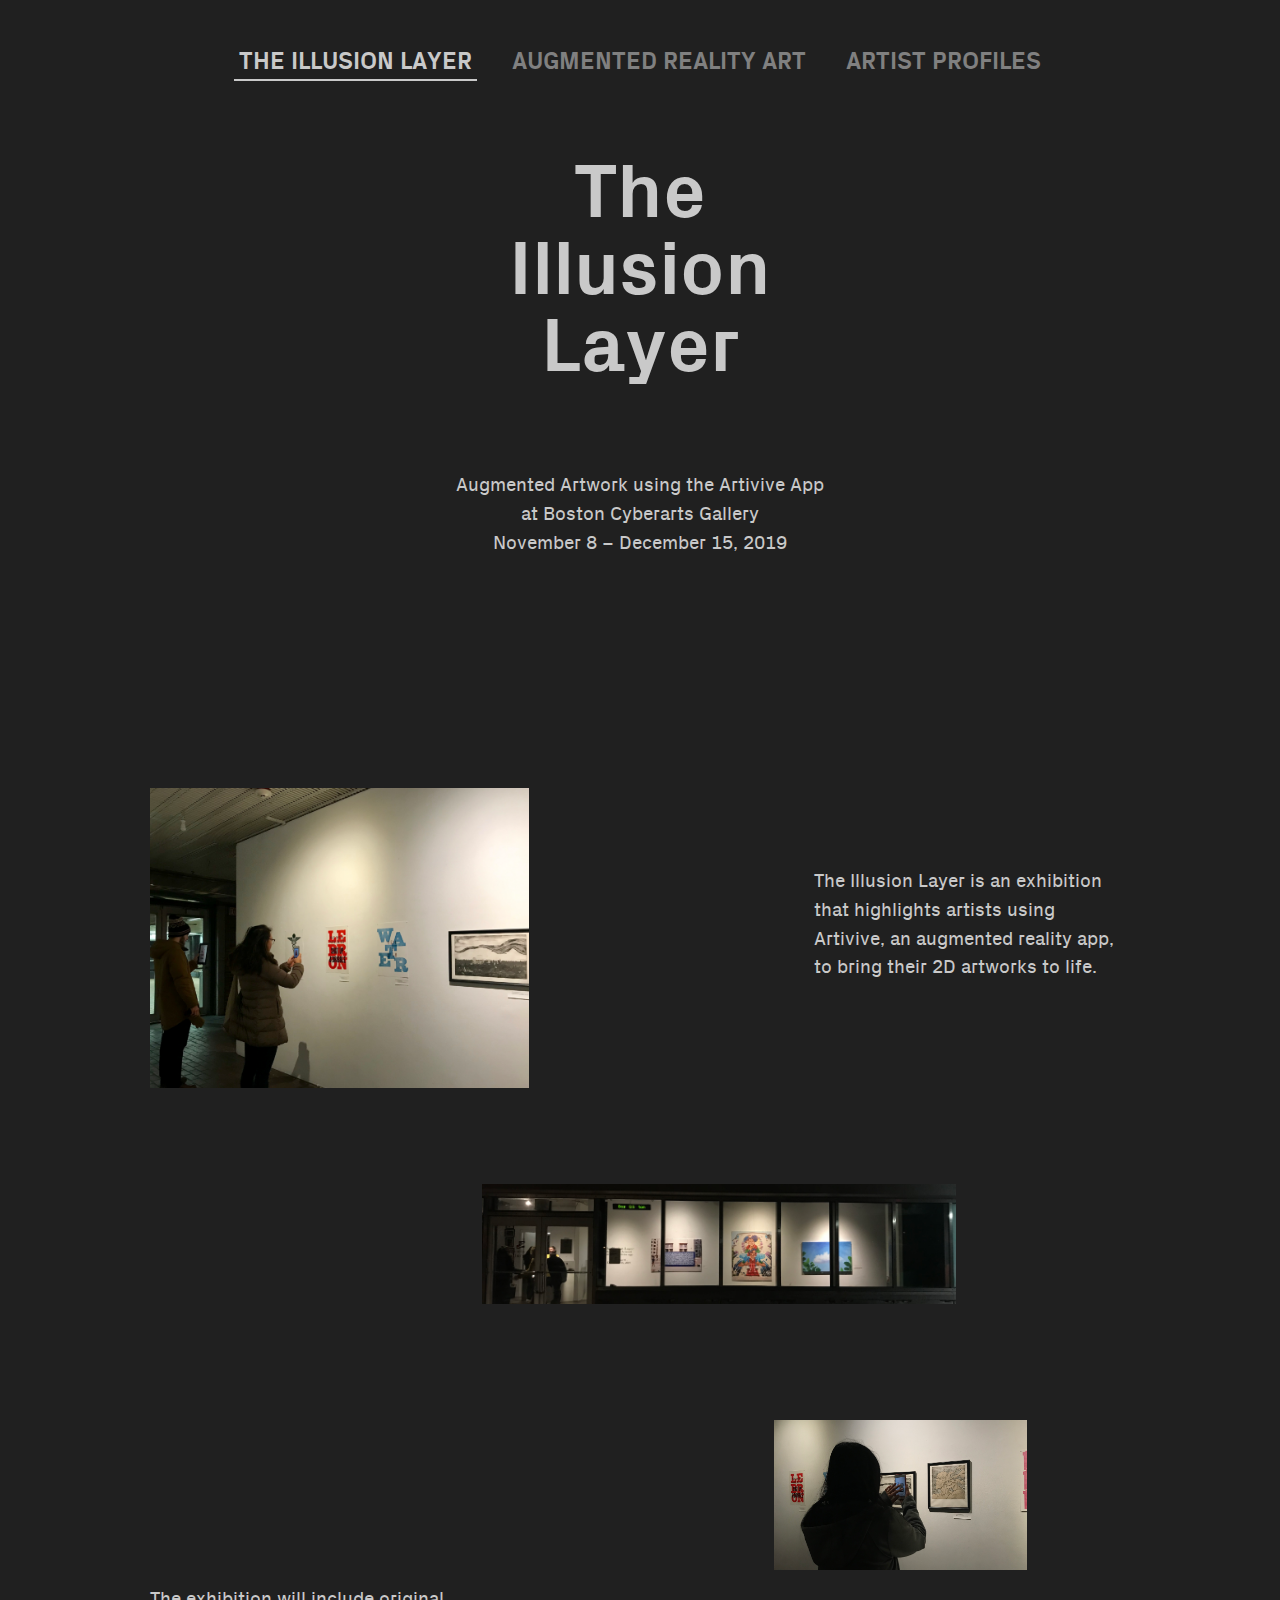
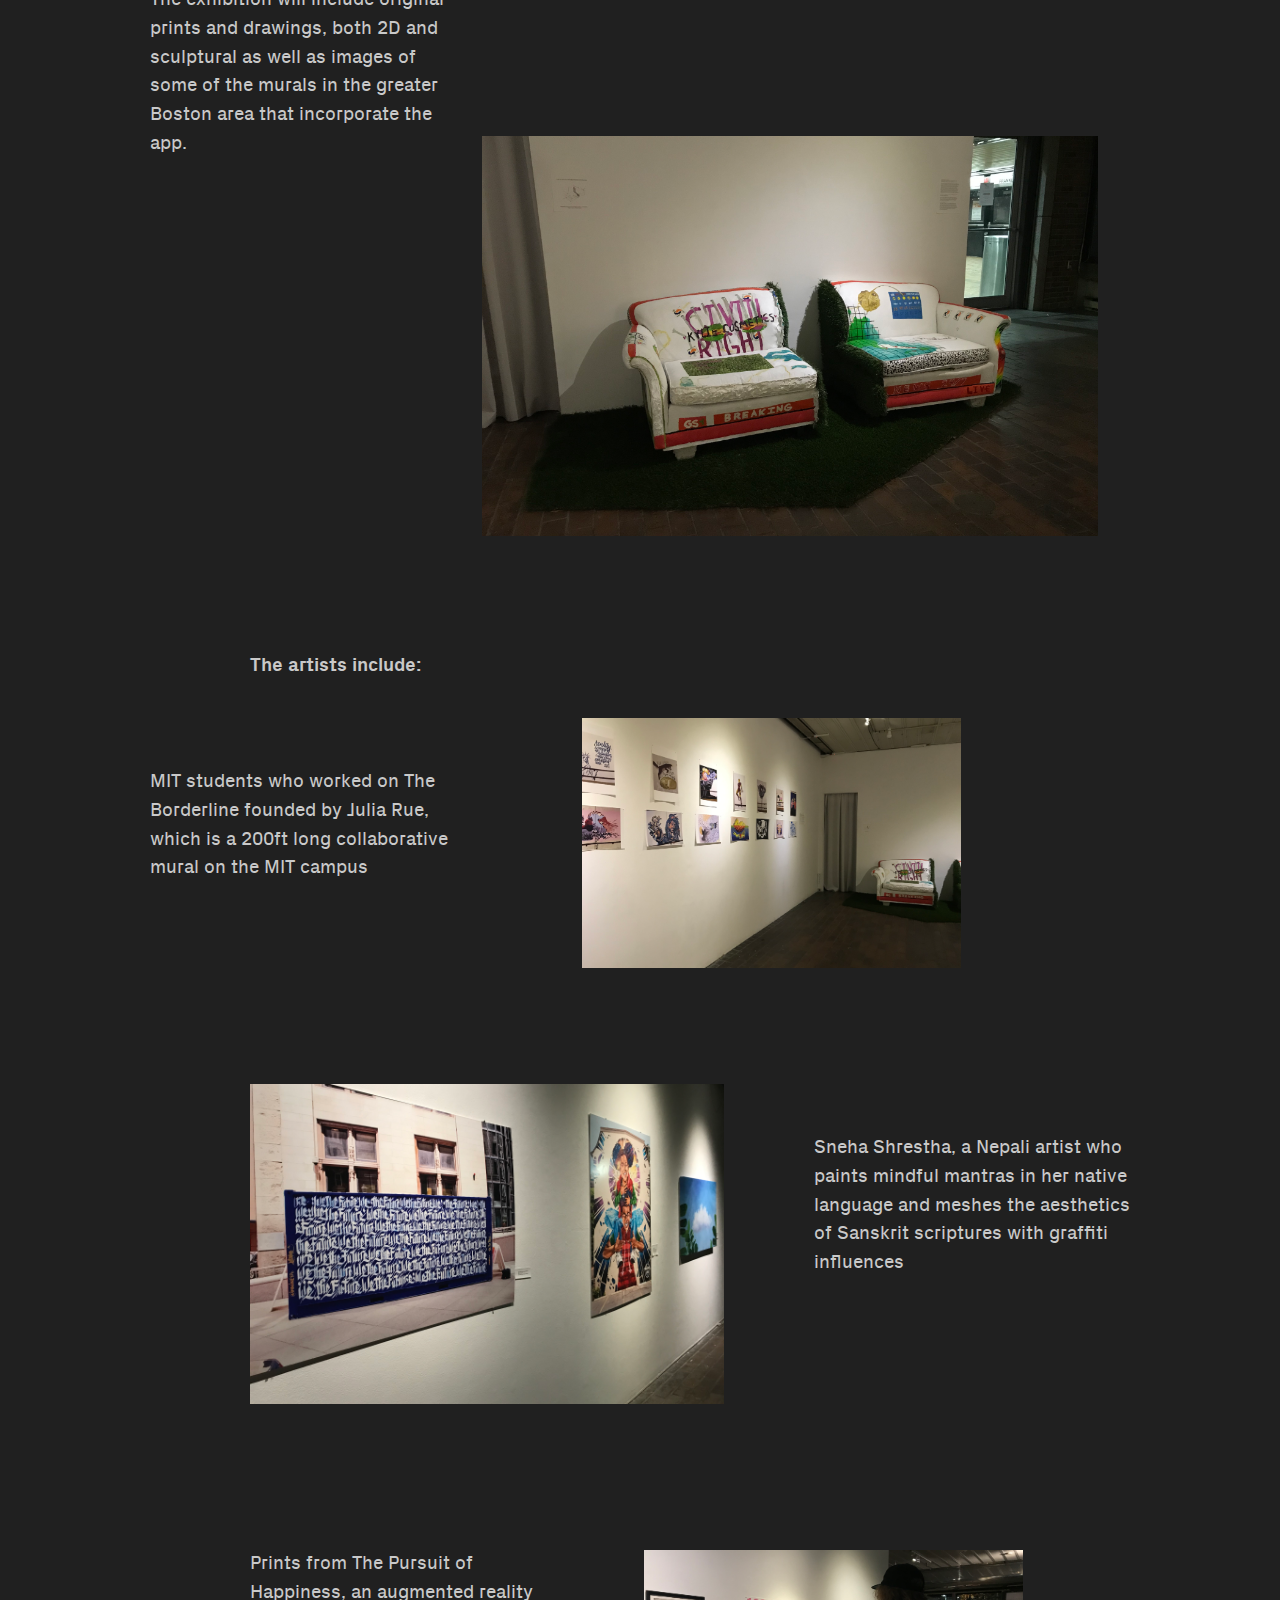
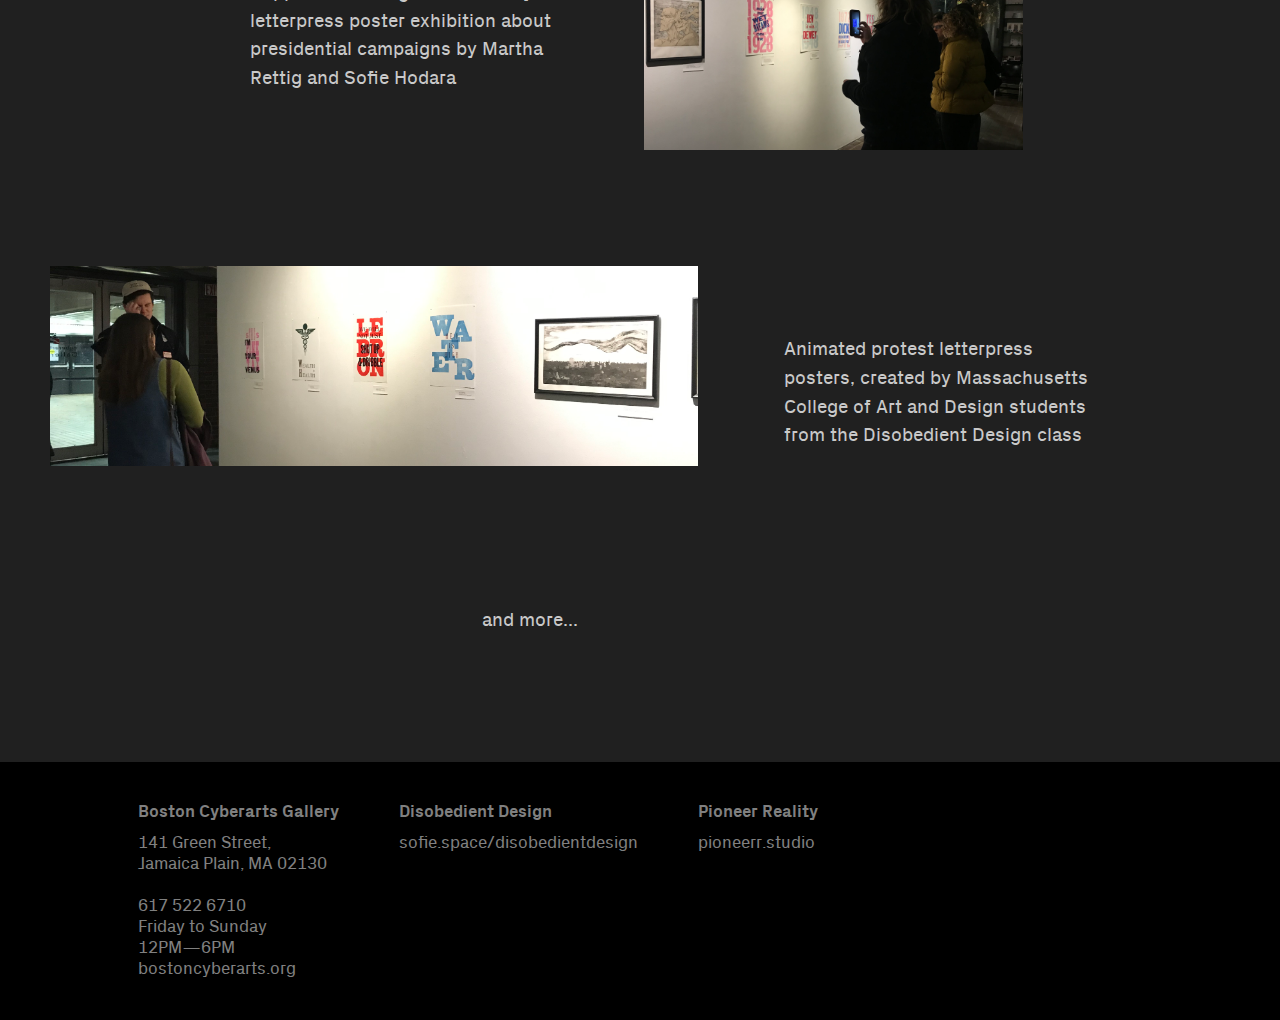
<file: index.html>
<!DOCTYPE html>
<html>
    <head>
        <meta charset="UTF-8">
        <meta name="viewport" content="width=device-width, initial-scale=1">
        <script src="https://ajax.googleapis.com/ajax/libs/jquery/3.4.1/jquery.min.js"></script>
        <link rel="stylesheet" type="text/css" href="illusionLayer.css">
        <title>The Illusion Layer</title>

    </head>

    <body>
        <!--  Back to top Button-->
        <a id="button"><img src="icons/darkUpButton-05.png"><p>TOP</p></a>

        <!--Navigation-->
        <header>
            <a href="index.html" class="activePage">The Illusion Layer</a>
            <a href="arArt.html">Augmented Reality Art</a>
            <a href="artistProfiles.html">Artist Profiles</a>
        </header>


        <main class="wrapper">

            <section class="everythingButFooter">
                <!--Landing page-->
                <div class="indexContent">

                    <h1 id="mainTitle">The<br>Illusion<br>Layer</h1>
                    <p class="mainTitleDetails">Augmented Artwork using the Artivive App<br>at Boston Cyberarts Gallery<br>November 8 – December 15, 2019</p>

                    <!--Main content of the page-->

                    <div id="imgContainer1"><img src="images/IMG_4642.jpg" alt="A woman is holding up her mobile phone to a letterpress poster in the gallery"></div>

                    <p id="p1">The Illusion Layer is an exhibition that highlights artists using Artivive, an augmented reality app, to bring their 2D artworks to life.</p>

                    <div id="imgContainer2"><img src="images/IMG_4674.jpg" alt="View of the Cyberarts Gallery from outside at night"></div>

                    <div id="imgContainer3"><img src="images/IMG_4659.jpg" alt="Close up of a woman is holding up her mobile phone to a letterpress poster in the gallery"></div>


                    <p id="p2">The exhibition will include original prints and drawings, both 2D and sculptural as well as images of some of the murals in the greater Boston area that incorporate the app.</p>

                    <div id="imgContainer4"><img src="images/IMG_4644.jpg" alt="A painted augmented reality couch in the gallery"></div>

                    <!-- Listing artists -->
                    <h3>The artists include:</h3>
                    <p id="p3">MIT students who worked on The Borderline founded by Julia Rue, which is a 200ft long collaborative mural on the MIT campus</p>

                    <div id="imgContainer5"><img src="images/IMG_4643.jpg" alt="Side view of MIT student work hanging on gallery walls"></div>

                    <div id="imgContainer6"><img src="images/IMG_4670.jpg" alt="Side view of Sneha Shrestha's work hanging on gallery walls"></div>

                    <p id="p4">Sneha Shrestha, a Nepali artist who paints mindful mantras in her native language and meshes the aesthetics of Sanskrit scriptures with graffiti influences</p>


                    <p id="p5">Prints from The Pursuit of Happiness, an augmented reality letterpress poster exhibition about presidential campaigns by Martha Rettig and Sofie Hodara</p>

                    <div id="imgContainer7"><img src="images/IMG_4657.jpg" alt="A person holds up their phone to a poster from The Pursuit of Happiness"></div>

                    <div id="imgContainer8"><img src="images/IMG_4660.jpg" alt="Two people standing in front of the letterpress posters from Disobedient Design"></div>

                    <p id="p6">Animated protest letterpress posters, created by Massachusetts College of Art and Design students from the Disobedient Design class</p>
                    <p id="p7">and more...</p>




                </div>
            </section>

        </main>
        

        <!-- Footer -->
        <footer>
            <div class="footer_div">
                <h5><a href="https://bostoncyberarts.org/">Boston Cyberarts Gallery</a></h5>
                <p>141 Green Street,<br>Jamaica Plain, MA 02130</p>
                <br>
                <p>617 522 6710</p>
                <p>Friday to Sunday<br>12PM—6PM</p>
                <a href="https://bostoncyberarts.org/">bostoncyberarts.org</a>
            </div>

            <div class="footer_div">
                <h5><a href="http://sofie.space/disobedientdesign">Disobedient Design</a></h5>
                <a href="http://sofie.space/disobedientdesign">sofie.space/disobedientdesign</a>

            </div>

            <div class="footer_div">
                <h5><a href="http://www.pioneerr.studio/">Pioneer Reality</a></h5>
                <a href="http://www.pioneerr.studio/">pioneerr.studio</a>

            </div>

        </footer>


        <script type="text/javascript" src="index.js"></script>

    </body>

</html>
</file>
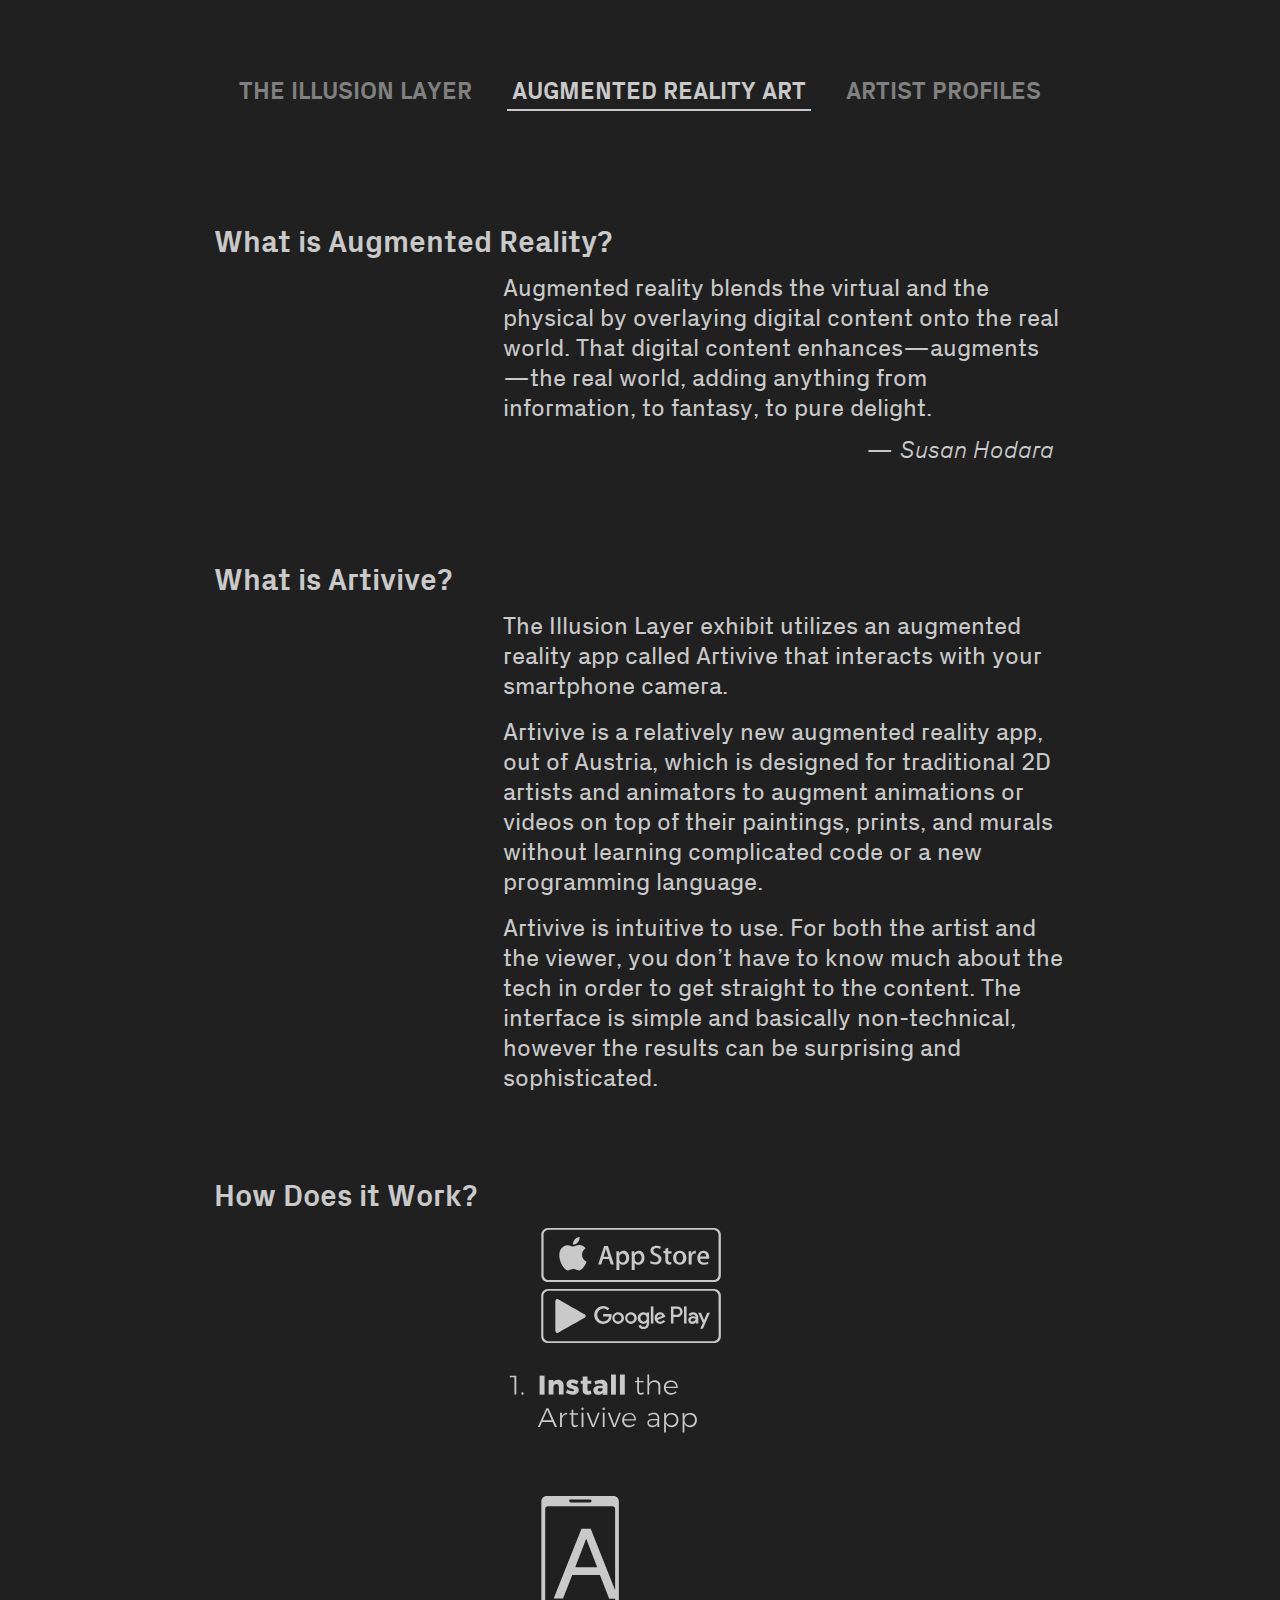
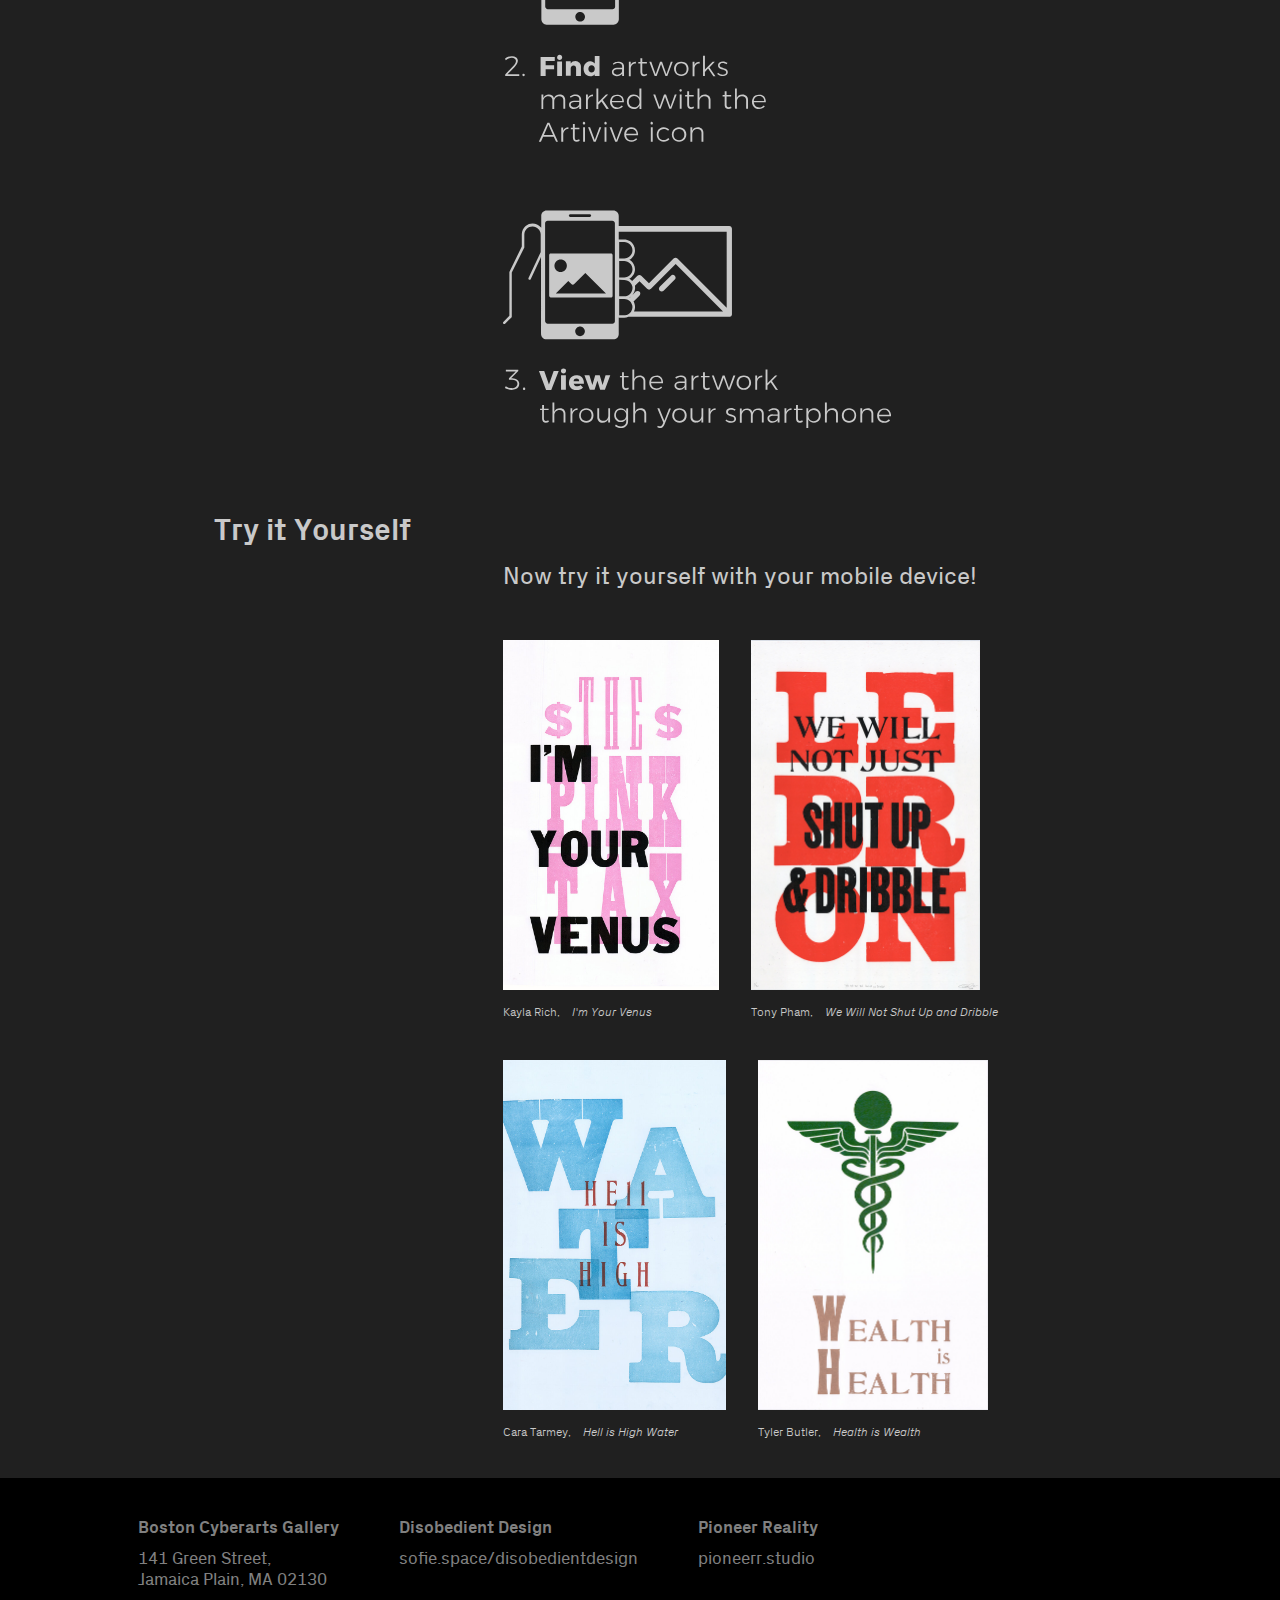
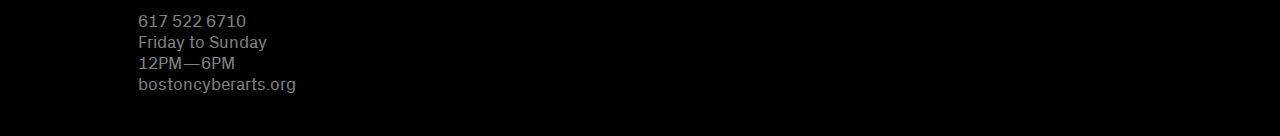
<file: arArt.html>
<!DOCTYPE html>
<html>
    <head>
        <meta charset="UTF-8">
        <meta name="viewport" content="width=device-width, initial-scale=1">
        <script src="https://ajax.googleapis.com/ajax/libs/jquery/3.4.1/jquery.min.js"></script>
        <link rel="stylesheet" type="text/css" href="illusionLayer.css">
        <title>The Illusion Layer</title>

    </head>

    <body>
        <!--  Back to top Button-->
        <a id="button"><img src="icons/darkUpButton-05.png"><p>TOP</p></a>

        <section class="everythingButFooter">
            <!--Navigation-->
            <header>
                <a href="index.html">The Illusion Layer</a>
                <a href="arArt.html" class="activePage">Augmented Reality Art</a>
                <a href="artistProfiles.html">Artist Profiles</a>
            </header>

            <div class="arArtContent">

                <!--Section 1: What is AR-->
                <!--  <section id="whatIsAR">-->
                <h2 class="arSectionTitle">What is Augmented Reality?</h2>
                <blockquote>
                    <p class="arParagraph">Augmented reality blends the virtual and the physical by overlaying digital content onto the real world. That digital content enhances—augments —the real world, adding anything from information, to fantasy, to pure delight.</p>
                    <p class="quoteCredit">— Susan Hodara</p>

                </blockquote>
                <!--                </section>-->

                <!--Section 2: What is Artivive-->
                <!--                <section id="whatIsArtivive">-->
                <h2 class="arSectionTitle">What is Artivive?</h2>
                <p class="arParagraph">The Illusion Layer exhibit utilizes an augmented reality app called Artivive that interacts with your smartphone camera.
                </p>
                <p class="arParagraph">Artivive is a relatively new augmented reality app, out of Austria, which is designed for traditional 2D artists and animators to augment animations or videos on top of their paintings, prints, and murals without learning complicated code or a new programming language.
                </p>
                <p class="arParagraph">Artivive is intuitive to use. For both the artist and the viewer, you don’t have to know much about the tech in order to get straight to the content. The interface is simple and basically non-technical, however the results can be surprising and sophisticated.</p>


                <!--                </section>-->

                <!--Section 3: How does it work-->
                <!--                <section id="howDoesItWork">-->
                <h2 class="arSectionTitle">How Does it Work?</h2>
                <img src="images/WallSticker_Vertical_3s.svg" alt="Instructions to download and view Artivive artworks" id="arInstructions">



                <!--                </section>-->

                <!--Section 4: Try it-->
                <!--                <section id="tryIt">-->
                <h2 class="arSectionTitle">Try it Yourself</h2>
                <p class="arParagraph">
                    Now try it yourself with your mobile device!
                </p>
                <div id="posters">

                    <div> <img src="images/kaylaWork.jpg" alt="I'm Your Venus letterpress poster by Kayla Rich" class="letterpressPoster">
                        <figcaption>Kayla Rich,<i>I'm Your Venus</i></figcaption></div>


                    <div><img src="images/tonyWork.jpg" alt="We Will Not Just Shut Up and Dribble letterpress poster by Tony Pham" class="letterpressPoster">
                        <figcaption>Tony Pham,<i>We Will Not Shut Up and Dribble</i></figcaption></div>

                    <div><img src="images/caraWork.jpg" alt="Hell is High Water letterpress poster by Cara Tarmey" class="letterpressPoster"><figcaption>Cara Tarmey,<i>Hell is High Water</i></figcaption></div>

                    <div><img src="images/tylerWork.jpg" alt="Health is Wealth letterpress poster by Tyler Butler" class="letterpressPoster"><figcaption>Tyler Butler,<i>Health is Wealth</i></figcaption></div>

                </div>
                <!--     </section>-->

            </div>

        </section>

        <!--Footer-->
        <footer>
            <div class="footer_div">
                <h5><a href="https://bostoncyberarts.org/">Boston Cyberarts Gallery</a></h5>
                <p>141 Green Street,<br>Jamaica Plain, MA 02130</p>
                <br>
                <p>617 522 6710</p>
                <p>Friday to Sunday<br>12PM—6PM</p>
                <a href="https://bostoncyberarts.org/">bostoncyberarts.org</a>
            </div>



            <div class="footer_div">
                <h5><a href="http://sofie.space/disobedientdesign">Disobedient Design</a></h5>
                <a href="http://sofie.space/disobedientdesign">sofie.space/disobedientdesign</a>

            </div>

            <div class="footer_div">
                <h5><a href="http://www.pioneerr.studio/">Pioneer Reality</a></h5>
                <a href="http://www.pioneerr.studio/">pioneerr.studio</a>

            </div>

        </footer>

        <script type="text/javascript" src="index.js"></script>
    </body>

</html>
</file>
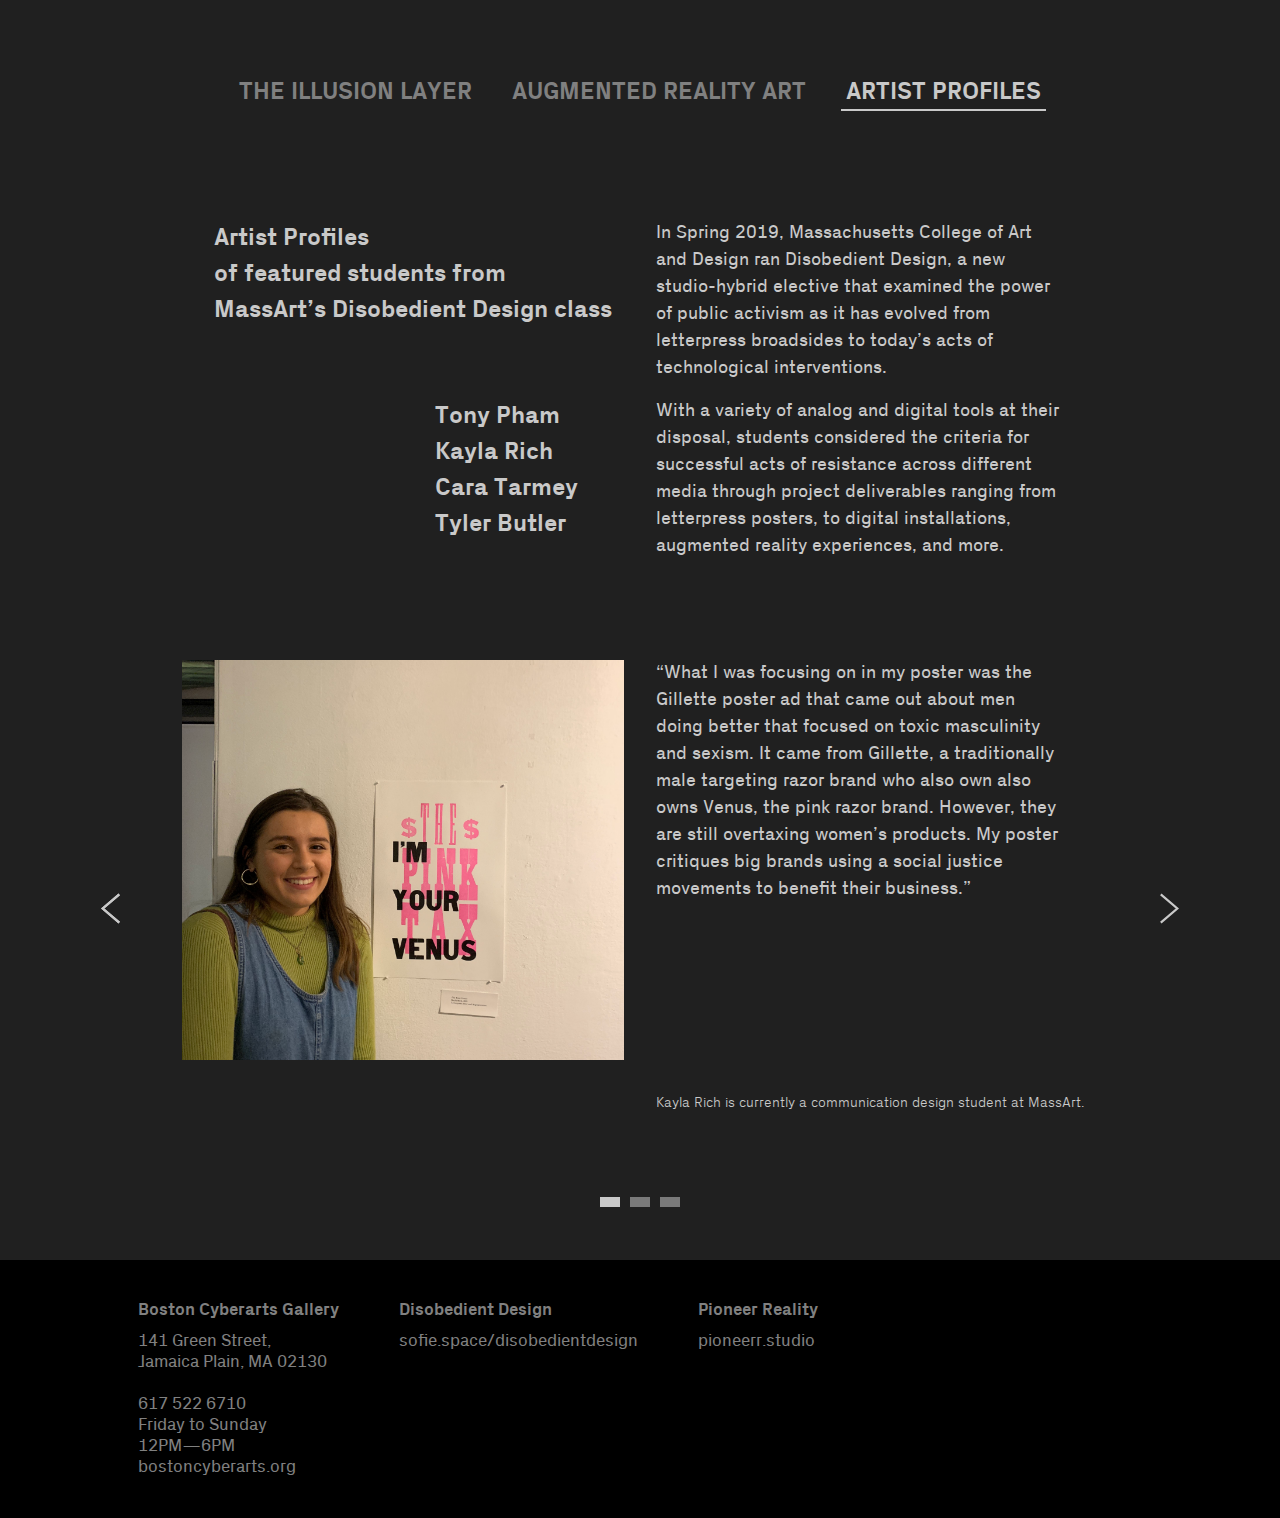
<file: artistProfiles.html>
<!DOCTYPE html>
<html>
    <head>
        <meta charset="UTF-8">
        <meta name="viewport" content="width=device-width, initial-scale=1">
        <script src="https://ajax.googleapis.com/ajax/libs/jquery/3.4.1/jquery.min.js"></script>
        <link rel="stylesheet" type="text/css" href="illusionLayer.css">
        <title>The Illusion Layer</title>

    </head>
    <body>
        <section class="everythingButFooter">
            <!--  Navigation -->
            <header>
                <a href="index.html">The Illusion Layer</a>
                <a href="arArt.html">Augmented Reality Art</a>
                <a href="artistProfiles.html" class="activePage">Artist Profiles</a>
            </header>

            <!--  Section 1: Artist Profile Description -->
            <section id="artistProfileDescription">
                <h2 class="artistTitle">Artist Profiles<br>of featured students from MassArt’s Disobedient Design class</h2>
                <ul class="artistsList">
                    <li>Tony Pham</li>
                    <li>Kayla Rich</li>
                    <li>Cara Tarmey</li>
                    <li>Tyler Butler</li>
                </ul>
                <p>In Spring 2019, Massachusetts College of Art and Design ran Disobedient Design, a new studio-hybrid elective that examined the power of public activism as it has evolved from letterpress broadsides to today’s acts of technological interventions.</p>
                <p>With a variety of analog and digital tools at their disposal, students considered the criteria for successful acts of resistance across different media through project deliverables ranging from letterpress posters, to digital installations, augmented reality experiences, and more.</p>


            </section>



            <!--  Section 2: Slideshow w/ Individual Artists
based on Kevin Powell's tutorial: https://www.youtube.com/watch?v=VYsVOamdB0g */-->

            <div class="carousel">
                <button class="carousel_button  carousel_button-left">
                    <img src="icons/leftButton-01.svg">

                </button>


                <div class="carousel_track-container">
                    <ul class="carousel_track">

                        <!-- Kayla's Slide-->
                        <li class="carousel_slide currentSlide">
                            <img src="images/IMG_0114.JPG" alt="Kayla Rich standing in front of her letterpress poster in the gallery">
                            <p class="artistStatement">“What I was focusing on in my poster was the Gillette poster ad that came out about men doing better that focused on toxic masculinity and sexism. It came from Gillette, a traditionally male targeting razor brand who also own also owns Venus, the pink razor brand. However, they are still overtaxing women’s products. My poster critiques big brands using a social justice movements to benefit their business.”</p>

                            <p class="artistBio">Kayla Rich is currently a communication design student at MassArt.</p>


                        </li>

                        <!-- Tony's Slide -->
                        <li class="carousel_slide">
                            <img src="images/IMG_7521.jpeg" alt="Tony Pham standing in front of her letterpress poster in the gallery" id="tonyPhoto">

                            <p class="artistStatement">This is a response to to Fox News anchor Laura Ingraham’s statement towards LeBron James’s outspoken political views during an interview in early 2019. Laura Ingraham told LeBron to “shut up and dribble.” Just because he is an athlete doesn’t mean he can’t be political. At the time, I agreed with LeBron speaking out.</p>

                            <p class="artistBio">Tony Pham is a MassArt communication design alumni.</p>

                        </li>

                        <!--  Cara's Slide -->
                        <li class="carousel_slide">

                            <img src="images/IMG_0116.JPG" alt="Cara Tarmey standing in front of her letterpress poster in the gallery">

                            <p class="artistStatement">My work is based on the phrase “come hell or high water.” I worked a lot with the composition of the piece. It was interesting experimenting in both the letterpress and AR. With the AR, I edited the sounds myself with found sounds to add another layer of meaning.</p>

                            <p class="artistBio">Cara Tarmey is currently a communication design student at MassArt.</p>

                        </li>

                    </ul>

                </div>

                <div class="carousel_nav">
                    <button class="carousel_indicator currentSlide"></button>
                    <button class="carousel_indicator"></button>
                    <button class="carousel_indicator"></button>
                </div>

                <button class="carousel_button carousel_button-right">
                    <img src="icons/rightButton-02.svg">
                </button>


            </div>


        </section>

        <!-- footer -->
        <footer>
            <div class="footer_div">
                <h5><a href="https://bostoncyberarts.org/">Boston Cyberarts Gallery</a></h5>
                <p>141 Green Street,<br>Jamaica Plain, MA 02130</p>
                <br>
                <p>617 522 6710</p>
                <p>Friday to Sunday<br>12PM—6PM</p>
                <a href="https://bostoncyberarts.org/">bostoncyberarts.org</a>
            </div>

            <div class="footer_div">
                <h5><a href="http://sofie.space/disobedientdesign">Disobedient Design</a></h5>
                <a href="http://sofie.space/disobedientdesign">sofie.space/disobedientdesign</a>

            </div>

            <div class="footer_div">
                <h5><a href="http://www.pioneerr.studio/">Pioneer Reality</a></h5>
                <a href="http://www.pioneerr.studio/">pioneerr.studio</a>

            </div>

        </footer>

        <script type="text/javascript" src="index.js"></script>

    </body>

</html>
</file>
<file: illusionLayer.css>
/* Clears default settings http://meyerweb.com/eric/tools/css/reset/
v2.0 | 20110126
License: none (public domain)
*/

html, body, div, span, applet, object, iframe,
h1, h2, h3, h4, h5, h6, p, blockquote, pre,
a, abbr, acronym, address, big, cite, code,
del, dfn, em, img, ins, kbd, q, s, samp,
small, strike, strong, sub, sup, tt, var,
b, u, i, center,
dl, dt, dd, ol, ul, li,
fieldset, form, label, legend,
table, caption, tbody, tfoot, thead, tr, th, td,
article, aside, canvas, details, embed,
figure, figcaption, footer, header, hgroup,
menu, nav, output, ruby, section, summary,
time, mark, audio, video {
    margin: 0;
    padding: 0;
    border: 0;
    font-size: 100%;
    font: inherit;
    vertical-align: baseline;
}
/* HTML5 display-role reset for older browsers */
article, aside, details, figcaption, figure,
footer, header, hgroup, menu, nav, section {
    display: block;
}
body {
    line-height: 1;
}
ol, ul {
    list-style: none;
}
blockquote, q {
    quotes: none;
}
blockquote:before, blockquote:after,
q:before, q:after {
    content: '';
    content: none;
}
table {
    border-collapse: collapse;
    border-spacing: 0;
}




/*UNIVERSAL STYLES*/


@font-face {
    font-family: 'PxGroteskBold';
    src: url("fonts/PxGrotesk-Bold.ttf") format("truetype");
    font-weight: bold;
}

@font-face {
    font-family: 'PxGroteskRegular';
    src: url("fonts/PxGrotesk-Regular.ttf") format("truetype");
    font-weight: normal;
}

@font-face {
    font-family: 'PxGroteskLight';
    src: url("fonts/PxGrotesk-Light.ttf") format("truetype");
    font-weight: lighter;
}

@font-face {
    font-family: 'PxGroteskLightItalic';
    src: url("fonts/PxGrotesk-Light-Italic.ttf") format("truetype");
    font-weight: lighter;
    font-style: italic;
}



body{
    max-width: 1440px;
    background-color: #202020;
    color: #C9C9C9;
    font-family: 'PxGroteskRegular', sans-serif;
    font-size: 1.5em;


    /*    scroll-behavior: smooth;*/
}

p{
    font-size: 1em;
}

/* solution for colored footer to occupy viewport width*/
section.everythingButFooter{
    margin: 30px;
    margin-right: 150px;
    margin-left: 150px;
}

/* Headers
uses flexbox alignment to center links

*/
header{
    display: flex;
    align-content: center;
    justify-content: center;
    padding: 30px;
    font-family: 'PxGroteskBold', sans-serif;
    text-transform: uppercase;
}

/*header link styles*/
header>a{
    margin: 15px;
    padding: 5px;

}

a.activePage{
    border-bottom: 2px solid #C9C9C9;
    color: #C9C9C9 !important;
}

a:link {
    text-decoration: none;
    color: #808080;
}


a:visited {
    text-decoration: none;
    color: #808080;
}


a:hover {
    color: #C9C9C9;
}

a:active {
    color: #C9C9C9;
}



/* Back to Top 
from Matthew Cain on Codepen
https://codepen.io/matthewcain/pen/ZepbeR
*/

#button {
    display: inline-block;
    background-color: #808080;
    width: 50px;
    height: 50px;
    text-align: center;
    position: fixed;
    bottom: 30px;
    right: 30px;
    transition: background-color .3s, 
        opacity .5s, visibility .5s;
    opacity: 0;
    visibility: hidden;
    z-index: 1000;
}

#button > img{
    width: 40px;
    height: 40px;
}

#button > p {
    font-size: 0.5em;
    line-height: 50px;
    letter-spacing: 0.05em;
    color: #202020;
    position: relative;
    top: -30px;
}
/*
#button::after {  

}
*/

#button:hover {
    cursor: pointer;
    background-color: #C9C9C9;
}
#button:active {
    background-color: #C9C9C9;
}
#button.show {
    opacity: 1;
    visibility: visible;
}

/* end of back to top button styles*/


/* Footer styles */
footer{
    display: flex;
    align-content:center;
    justify-content: flex-start;
    background-color: #000000;
    padding: 30px;
    padding-left: 128px;
}

div.footer_div{
    padding: 10px;
    padding-right: 50px;
    font-size: 0.7em;
    line-height: 1.25em;
    color: #808080 !important;
}

div.footer_div>h5{
    font-family: 'PxGroteskBold';
    padding-bottom: 10px;

}

/* HOME/INDEX PAGE
selectors are in the order they appear on the page (top to bottom, left to right)
*/

/*The columns are in fractions and the rows are in pixels.

The fractions allow the space to be divided evenly horizontally.

The pixels for the rows are so that images' heights do not affect the height of the grid cell.

Subsequently, the image width is in percentages while the height is in pixels*/





div.indexContent{
    display: grid;
    grid-template-columns: repeat(3, 1fr) ;
    grid-template-rows: repeat(12, 300px);
    grid-gap: 16px;
    font-size: 0.8em;
    line-height: 1.5em;


}


div.indexContent > p{

}


div.indexContent > img {
    /*
    transform-origin: 0;
    transform: translateZ(3px) scale(0.625);
    */

}

h1#mainTitle{
    grid-column:  2 / span 1 ;
    grid-row: 1 / span 1 ;
    font-size: 4em;
    line-height: 1em;
    text-align: center;
    font-family: 'PxGroteskBold', sans-serif;
}

p.mainTitleDetails{
    grid-column: 1 / span 3;
    grid-row: 2 / span 1 ;
    font-size: 1em;
    text-align: center;
}

div#imgContainer1{
    grid-column: 1 / span 1;
    grid-row: 3 / span 1 ;


}

/* Content(images and text) uses the grid and relative positioning (top and left) */

div#imgContainer1>img{
    width: 120%;
    height: 300px;
    object-fit: cover;


}

p#p1{
    grid-column: 3 / span 1;
    grid-row: 3 / span 1 ;
    position: relative;
    top: 80px;


}

div#imgContainer2{
    grid-column: 2 / span 1;
    grid-row: 4 / span 1 ;
    position: relative;
    top: 80px;


}

div#imgContainer2>img{
    width: 150%;
    height: 120px;
    object-fit: cover;

}

div#imgContainer3{
    grid-column: 3 / span 1;
    grid-row: 5 / span 1 ;
    position: relative;
    left: -40px;

}

div#imgContainer3>img{
    width: 80%;
    height: 150px;
    object-fit: cover;


}


p#p2{
    grid-column: 1 / span 1;
    grid-row: 6 / span 1 ;
    position: relative;
    top: -150px;

}

div#imgContainer4{
    grid-column: 2 / span 2;
    grid-row: 6 / span 1 ;

}

div#imgContainer4>img{
    width: 95%;
    height: 400px;
    object-fit: cover;
}

h3 {
    grid-column: 1 / span 1;
    grid-row: 7 / span 1 ;
    position: relative;
    top: 200px;
    left: 100px;
    font-family: 'PxGroteskBold';
}

p#p3{
    grid-column: 1 / span 1;
    grid-row: 8 / span 1 ;

}

div#imgContainer5{
    grid-column: 2 / span 1;
    grid-row: 8 / span 1 ;
    position: relative;
    top: -50px;
    left: 100px;


}

div#imgContainer5>img{
    width: 120%;
    height: 250px;
    object-fit: cover;
}

div#imgContainer6{
    grid-column: 1 / span 1;
    grid-row: 9 / span 1 ;
    position: relative;
    left: 100px;

}

div#imgContainer6>img{
    width: 150%;
    height: 320px;
    object-fit: cover;
}


p#p4{
    grid-column: 3 / span 1;
    grid-row: 9 / span 1 ;
    position: relative;
    top: 50px;

}

p#p5{
    grid-row: 10 / span 1 ;
    position: relative;
    top: 150px;
    left: 100px;

}

div#imgContainer7{
    grid-column: 3 / span 1;
    grid-row: 10 / span 1 ;
    position: relative;
    top: 150px;
    left: -170px;


}

div#imgContainer7>img{
    width: 120%;
    height: 200px;
    object-fit: cover;
}

div#imgContainer8{
    grid-column: 1 / span 2;
    grid-row: 11 / span 1 ;
    position: relative;
    top: 150px;
    left: -100px;

}

div#imgContainer8>img{
    width: 100%;
    height: 200px;
    object-fit: cover;
}


p#p6{
    grid-column: 3 / span 1;
    grid-row: 11 / span 1 ;
    position: relative;
    top: 220px;
    left: -30px;

}

p#p7{
    grid-column: 2 / span 1;
    grid-row: 12 / span 1 ;
    position: relative;
    top: 175px;

}


/* AR ART PAGE
all page content in div with class "arArtContent"

Content has a 3 column grid with left and right margins to center it



*/

div.arArtContent{
    margin-left: 64px;
    margin-right: 64px;
    display: grid;
    grid-template-columns: repeat(3, 1fr);
    grid-gap: 16px;

}

h2.arSectionTitle{
    grid-column: 1 / span 2;
    margin-top: 72px;
    font-family: "PxGroteskBold" ;
    font-size: 1.25em;

}


p.arParagraph, blockquote, img#arInstructions, div#posters {
    grid-column: 2 / span 2;
    line-height: 1.25em;
}

p.quoteCredit, i, span {
    font-family: 'PxGroteskLightItalic', sans-serif;
    padding: 12px;
    text-align: right;

}

img#arInstructions{
    height: 800px;
}


div#posters{
    display: flex;
    flex-wrap: wrap;
}

figcaption{
    font-family: 'PxGroteskLight', sans-serif;
    font-size: 0.5em;
}




img.letterpressPoster{
    height: 350px;
    margin-top: 32px;
    margin-right: 32px;
}




/* ARTIST PROFILES
2 main parts on this page: description on top and the individual artist slides

*/

/* Section 1: Artist Profile Description */


section#artistProfileDescription{
    margin: 64px;
    display: grid;
    grid-template-columns: 1fr 1fr 2fr;
    grid-template-rows: 1fr 1fr;
    grid-gap: 16px;

}

h2.artistTitle{
    grid-column: 1  / span 2;
    grid-row: 1  / span 1;
    font-family: 'PxGroteskBold';
    font-size: 1em;
    line-height: 1.5em;
    padding-right: 20px;
}

ul.artistsList{
    grid-column: 2  / span 1;
    grid-row: 2  / span 1;
    font-family: 'PxGroteskBold';
    line-height: 1.5em;
}

section#artistProfileDescription > p{
    grid-column: 3  / span 1;
    font-size: 0.75em;
    line-height: 1.5em;
}


/* Section 2: Slideshow w/ Individual Artists
based on Kevin Powell's tutorial: https://www.youtube.com/watch?v=VYsVOamdB0g

*/

p.artistBio{
    font-family: 'PxGroteskLight', sans-serif;
    font-size: 0.6em !important;
    line-height: 1.5em !important;
    
}

.carousel{
    position: relative;
    height: 500px;
    margin: 0 auto;
    margin-top: 100px;
    margin-bottom: 100px;
}

div.carousel_track-container{
    position: relative;
    height: 100%;
    overflow: hidden;
    margin: 32px;
}

ul.carousel_track{
    position: relative;
    list-style: none;
    height: 100%;
    transition: transform 1s ease-in;
}

/* Nested grid in slide to format text
and images for each artist*/

li.carousel_slide{
    position: absolute;
    top: 0;
    bottom: 0;
    width: 100%;
    height: 300px;

    display: grid;
    grid-template-columns: 1fr 1fr;
    grid-gap: 32px;
    /*    margin-right: 32px;*/

}


li.carousel_slide > img{

    width: 100%;
    height: 400px;
    object-fit: cover;

    grid-column: 1 / span 1;

}

/*

li.carousel_slide > caption {
grid-column: 1 / span 1;
font-family: 'PxGroteskLight', sans-serif;
font-size: 0.2em;
line-height: 0.5em;
}
*/

p.artistStatement{
    grid-column: 2 / span 1;
    font-size: 0.75em;
    line-height: 1.5em;
    padding-right: 32px;

}

p.artistBio{
    grid-column: 2 / span 1;
    font-size: 0.75em;
    line-height: 1em;

}

button.carousel_button{
    position: absolute;
    top: 50%;
    transform: translateY(-50%);
    background: transparent;
    border:0;
    cursor: pointer;
}

button.carousel_button-left{
    left: -70px;
}

button.carousel_button-right{
    right: -70px;
}


button.carousel_button img{
    width: 50px;
}

.carousel_nav{
    display: flex;
    justify-content: center;


}


.carousel_indicator{
    border: 0;
    width: 20px;
    height: 10px;
    margin: 5px;
    background-color: #7A7A7A;


}

.carousel_indicator.currentSlide{
    background-color: #C9C9C9;

}

/* For some reason, Tony's photo was rotated even though the original image
file was vertical*/
img#tonyPhoto{
    transform: rotate(90deg);
    overflow: hidden;
    margin-left: 10px;
    margin-right: 10px;

    /* }
</file>
